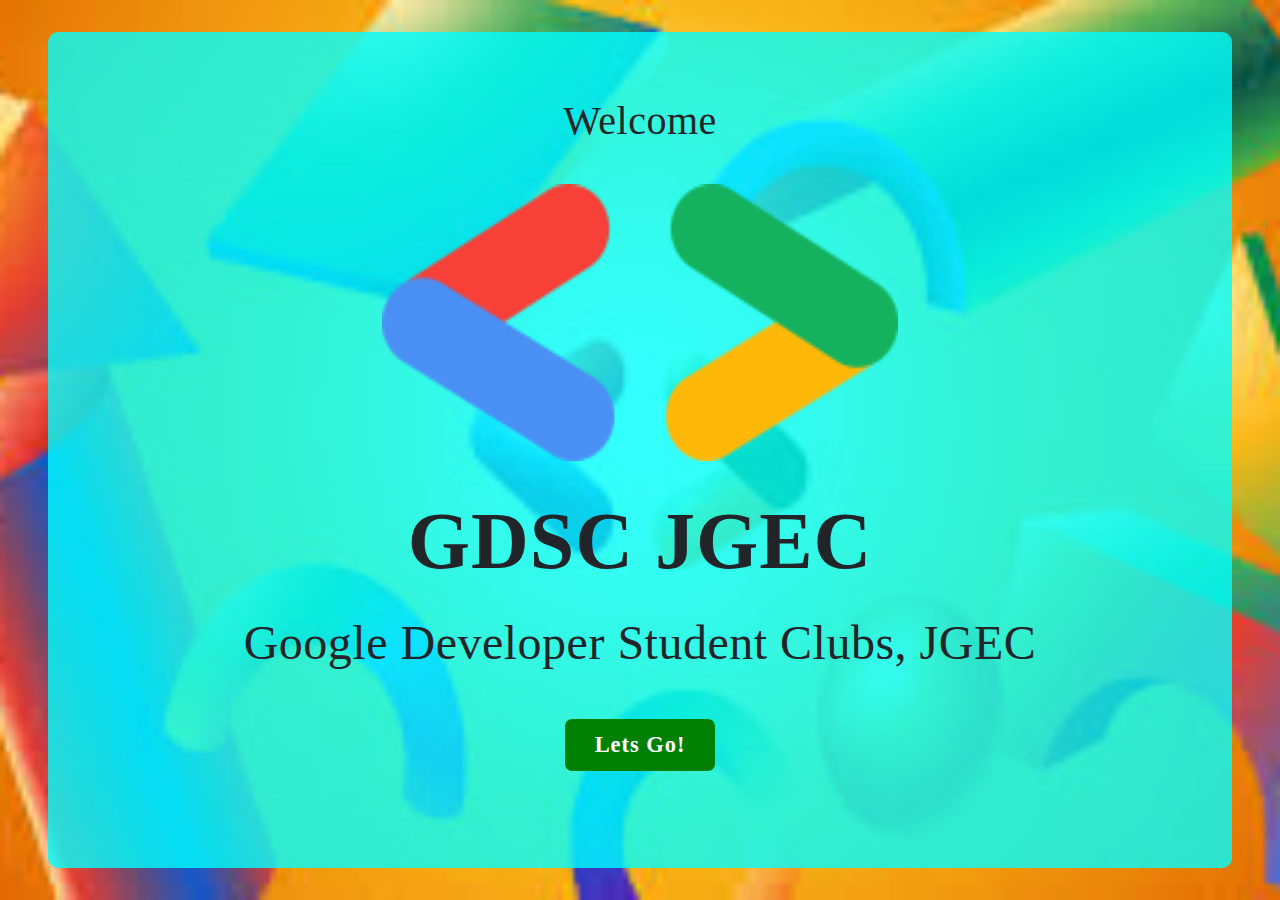
<file: index.html>
<!DOCTYPE html>
<html lang="en">

<head>
    <meta charset="UTF-8">
    <meta name="viewport" content="width=device-width, initial-scale=1.0">
    <title>GDSC JGEC</title>
    <link rel="shortcut icon" href="gdsc_img.png" type="image/x-icon">
    <!-- External CSS -->
    <link rel="stylesheet" href="https://cdn.jsdelivr.net/npm/bootstrap@5.3.1/dist/css/bootstrap.min.css">

    <!-- Main CSS -->
    <link rel="stylesheet" href="styles.css">
</head>

<body>
    
    <section id="banner">
        <div class="banner loaded">
            <h4 class="welcm">Welcome</h4>

            <img class="gdscimg" src="gdsc_img.png" alt="GDSC img" srcset="">
            <h1 class="hd">
                <span>GDSC JGEC</span>
                <div class="info"></div>
            </h1>
            <h2 class="description">
                <span>Google Developer Student Clubs, JGEC</span>
                <div class="info"></div>
            </h2>
            <a class="bttn" href="main.html">Lets Go!</a>
        </div>
    </section>
</body>

</html>
</file>
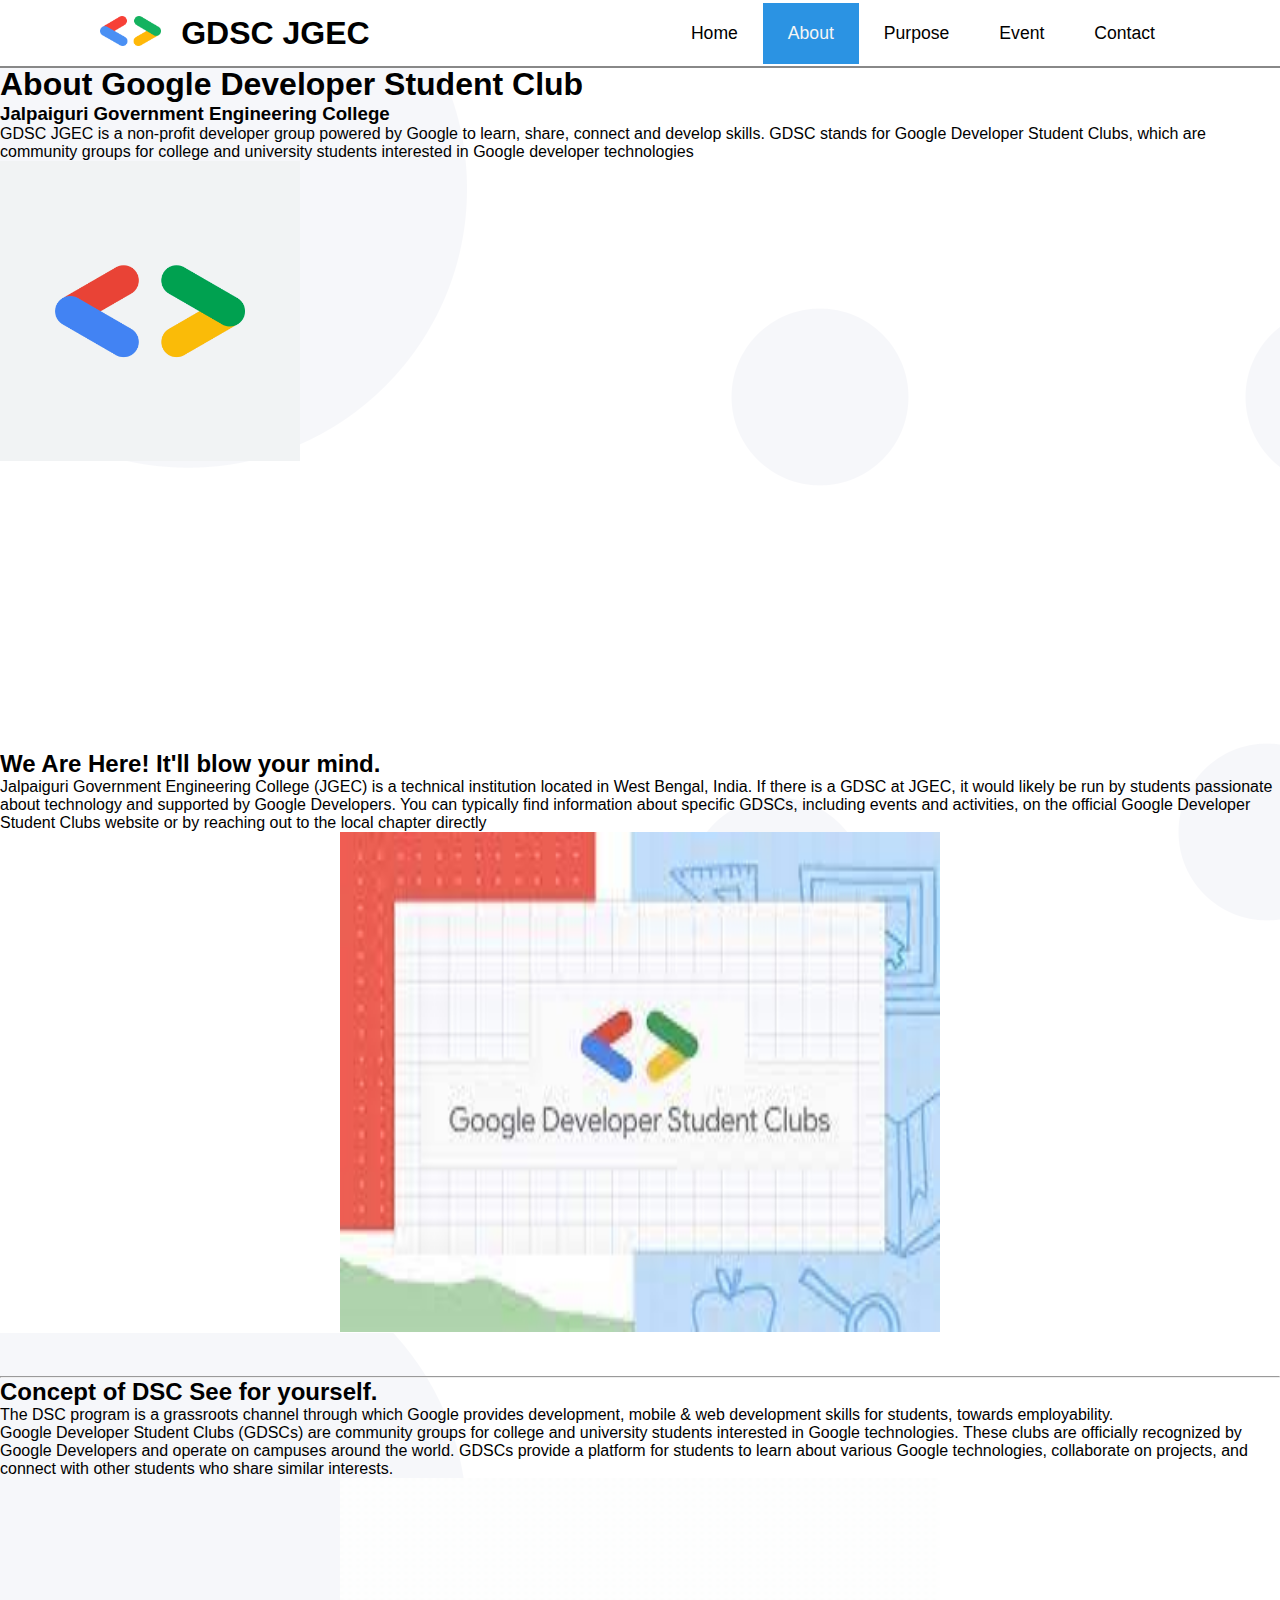
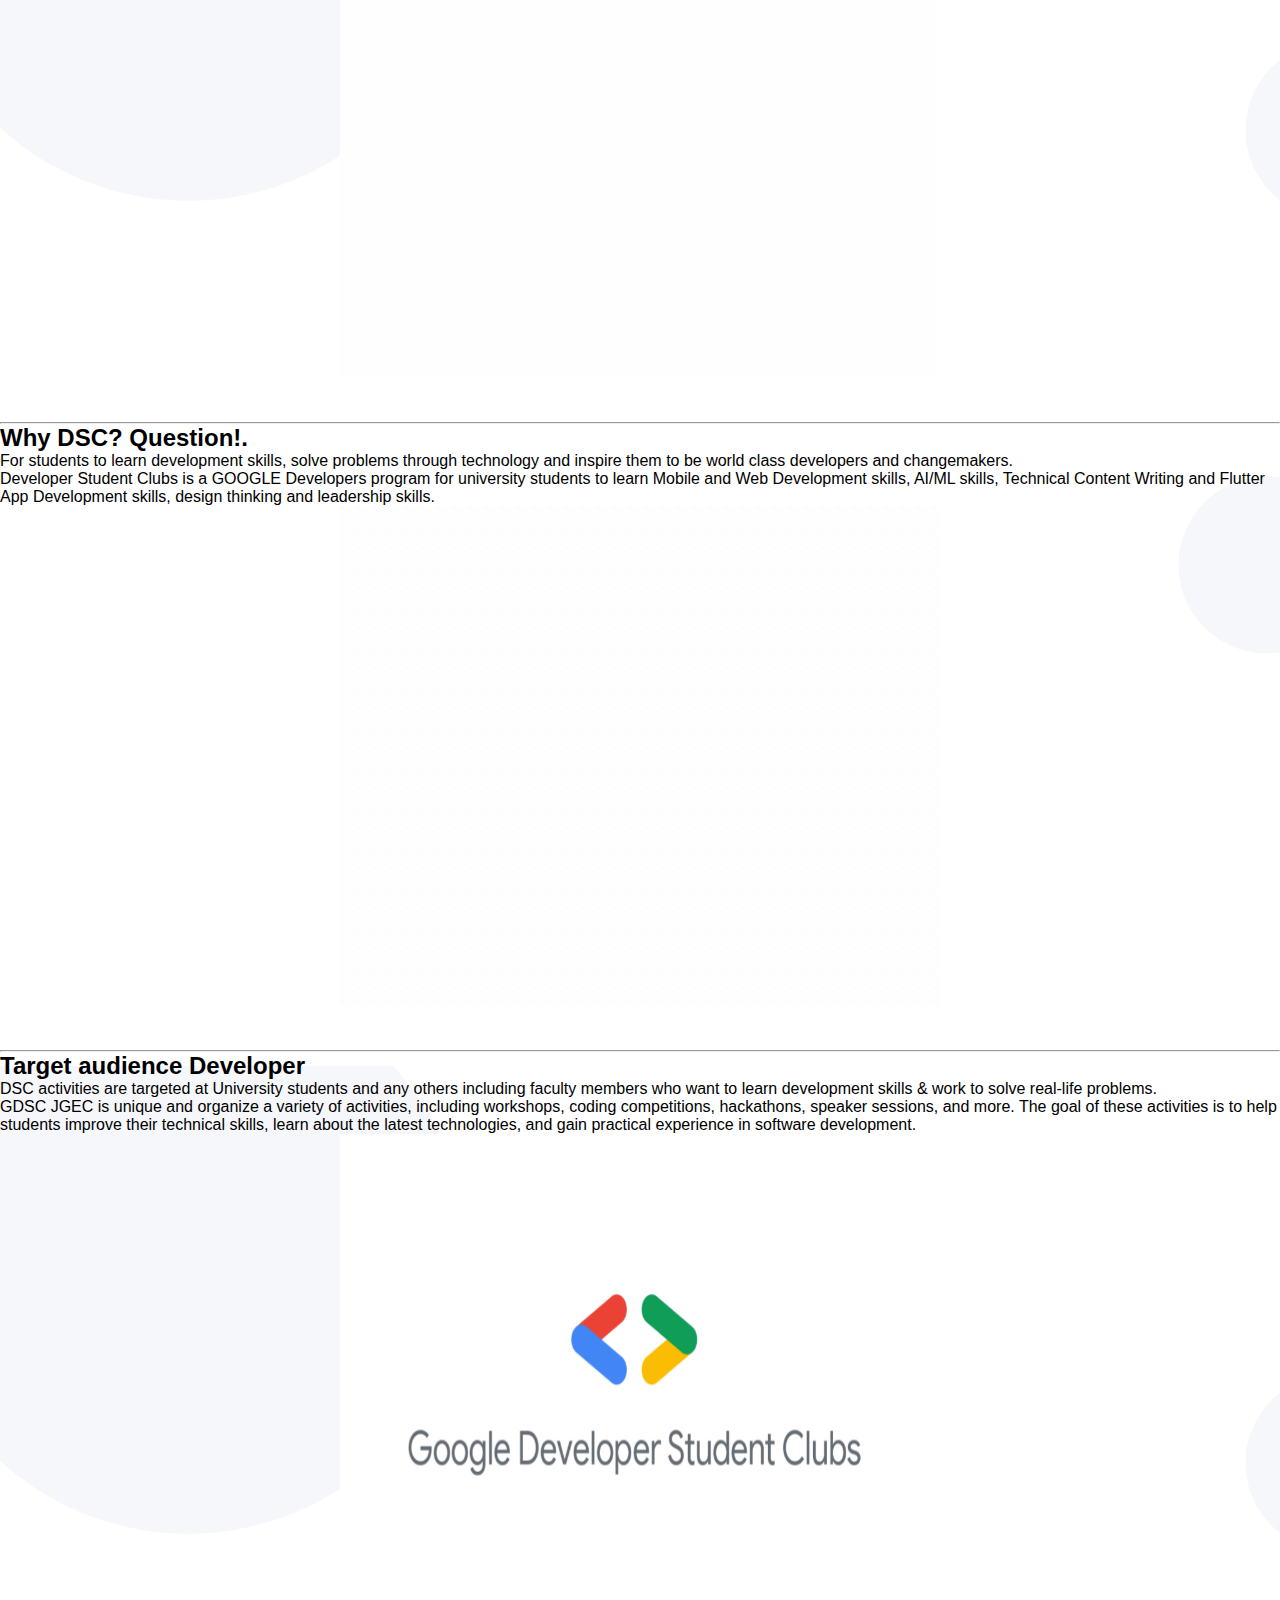
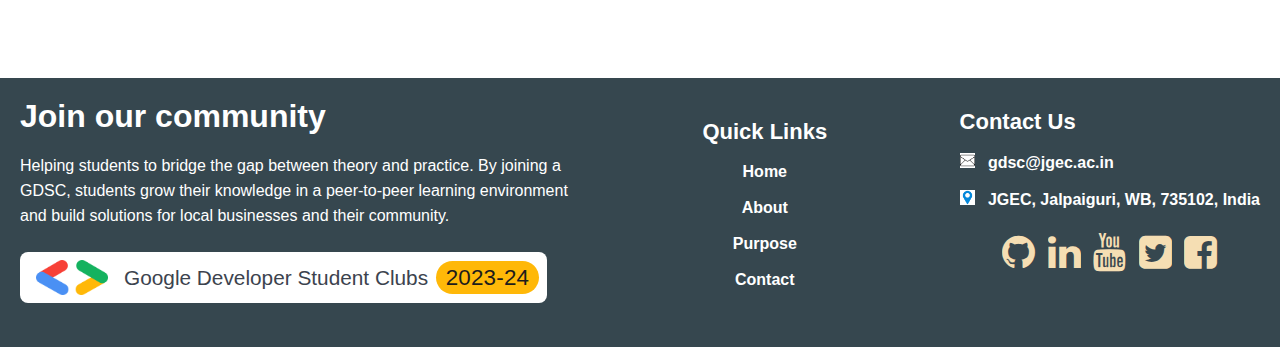
<file: About.html>
<!DOCTYPE html>
<html lang="en">

<head>
  <meta charset="UTF-8">
  <meta name="viewport" content="width=device-width, initial-scale=1.0">
  <link rel="shortcut icon" href="gdsc_img.png" type="image/x-icon">
  <link href="https://cdn.jsdelivr.net/npm/bootstrap@5.0.2/dist/css/bootstrap.min.css" rel="stylesheet"
    integrity="sha384-EVSTQN3/azprG1Anm3QDgpJLIm9Nao0Yz1ztcQTwFspd3yD65VohhpuuCOmLASjC" crossorigin="anonymous">
  <link rel="stylesheet" href="About.css">
  <link rel="stylesheet" href="main.css">

  <title>Purpose | GDSC JGEC</title>
</head>

<body>
  <header>
    <div class="lgosection">
      <a href="#" class="logo"> <img src="gdsc_img.png" alt="gdimg"></a>
      <a href="#" class="gd"><span>GDSC JGEC</span></a>
    </div>
    <div class="menu"></div>
    <nav>
      <ul>
        <li><a href="main.html">Home</a></li>
        <li class="unique"><a href="About.html">About</a></li>
        <li><a href="purpose.html">Purpose</a></li>
        <li><a href="event.html">Event</a></li>
        <li><a href="contact.html">Contact</a></li>
      </ul>
    </nav>
  </header>
  <script src="main.js"></script>

<div style="min-height: 100vh;">
  <div class="px-4 pt-5 my-5 text-center border-bottom">
    <h1 class="display-6 fw-bold text-body-emphasis">About Google Developer Student Club</h1>
    <h3 class="display-7 fw-bold text-body-emphasis">Jalpaiguri Government Engineering College</h3>
    <div class="col-lg-6 mx-auto">
      <p class="lead mb-4 para">GDSC JGEC is a non-profit developer group powered by Google to learn, share, connect and
        develop skills. GDSC stands for Google Developer Student Clubs, which are community groups for college and
        university students interested in Google developer technologies</p>

    </div>
    <div class="overflow-hidden" style="max-height: 30vh;">
      <div class="container px-5">
        <img src="GDG-Bevy-ChapterThumbnail.webp" class="img-fluid border rounded-3 shadow-lg mb-4" alt="Example image"
          width="300" height="" loading="lazy">
      </div>
    </div>

  </div>


  
    <div class="px-4 pt-5 my-3 mb-5 text-center">
      <div class="container-fluid text-center d-flex justify-content-center align-items-center" >
      
        <iframe  style="text-align: center; align-items: center;" class="d-block w-10" width="560"  height="315" src="https://www.youtube.com/embed/9mTnqgmkp6M" title="YouTube video player" frameborder="0" allow="accelerometer; autoplay; clipboard-write; encrypted-media; gyroscope; picture-in-picture; web-share" allowfullscreen></iframe>
    
  </div>
  </div>

 




  <!-- Marketing messaging and featurettes
  ================================================== -->
  <!-- Wrap the rest of the page in another container to center all the content. -->

  <div class="container marketing">

    <!-- Three columns of text below the carousel -->



    <!-- START THE FEATURETTES -->



    <div class="row featurette">
      <div class="col-md-7">
        <h2 class="featurette-heading">We Are Here! <span class="text-muted">It'll blow your mind.</span>
        </h2>
        <p class="lead">Jalpaiguri Government Engineering College (JGEC) is a technical institution located in West Bengal, India. If there is a GDSC at JGEC, it would likely be run by students passionate about technology and supported by Google Developers. You can typically find information about specific GDSCs, including events and activities, on the official Google Developer Student Clubs website or by reaching out to the local chapter directly</p>
      </div>
      <div class="col-md-5">
        <img class="featurette-image img-fluid mx-auto" data-src="holder.js/500x500/auto" alt="500x500"
          style="width: 600px; height: 500px;" src="gdscsideimg.jpeg" data-holder-rendered="true">
      </div>
    </div>

    <hr class="featurette-divider">

    <div class="row featurette">
      <div class="col-md-7 order-md-2">
        <h2 class="featurette-heading">Concept of DSC <span class="text-muted">See for yourself.</span></h2>
        <p class="lead">The DSC program is a grassroots channel through which Google provides development, mobile & web development skills for students, towards employability.</p>
        <p class="lead">Google Developer Student Clubs (GDSCs) are community groups for college and university students interested in Google technologies. These clubs are officially recognized by Google Developers and operate on campuses around the world. GDSCs provide a platform for students to learn about various Google technologies, collaborate on projects, and connect with other students who share similar interests.</p>
      </div>
      <div class="col-md-5 order-md-1">
        <img class="featurette-image img-fluid mx-auto" data-src="holder.js/500x500/auto" alt="500x500"
          style="width: 600px; height: 500px;" src=" google.gif" data-holder-rendered="true">
      </div>
    </div>

    <hr class="featurette-divider">

    <div class="row featurette">
      <div class="col-md-7">
        <h2 class="featurette-heading">Why DSC? <span class="text-muted">Question!.</span></h2>
        <p class="lead">For students to learn development skills, solve problems through technology and inspire them to be world class developers and changemakers.</p>
        <p class="lead">Developer Student Clubs is a GOOGLE Developers program for university students to learn Mobile and Web Development skills, AI/ML skills, Technical Content Writing and Flutter App Development skills, design thinking and leadership skills.</p>
      </div>
      <div class="col-md-5">
        <img class="featurette-image img-fluid mx-auto" data-src="holder.js/500x500/auto" alt="500x500"
          style="width: 600px; height: 500px;" src="google2.gif" data-holder-rendered="true">
      </div>
    </div>

    <hr class="featurette-divider">

   
    <div class="row featurette">
      <div class="col-md-7 order-md-2">
        <h2 class="featurette-heading">Target audience <span class="text-muted">Developer</span></h2>
        <p class="lead">DSC activities are targeted at University students and any others including faculty members who want to learn development skills & work to solve real-life problems.</p>
        <p class="lead">GDSC JGEC is unique and organize a variety of activities, including workshops, coding competitions, hackathons, speaker sessions, and more. The goal of these activities is to help students improve their technical skills, learn about the latest technologies, and gain practical experience in software development.</p>
      </div>
      <div class="col-md-5 order-md-1">
        <img class="featurette-image img-fluid mx-auto" data-src="holder.js/500x500/auto" alt="500x500"
          style="width: 600px; height: 500px;" src="gdsc-social-share.png" data-holder-rendered="true">
      </div>
    </div>

    <!-- /END THE FEATURETTES -->

  </div><!-- /.container -->








  <script src="https://code.jquery.com/jquery-3.2.1.slim.min.js"
    integrity="sha384-KJ3o2DKtIkvYIK3UENzmM7KCkRr/rE9/Qpg6aAZGJwFDMVNA/GpGFF93hXpG5KkN"
    crossorigin="anonymous"></script>
</div>
</body>














<footer>
  <div class="additional">
    <h1>Join our community</h1>
    <div></div>
    <br>
    <p>Helping students to bridge the gap between theory and practice. By joining a GDSC, students grow their
      knowledge in a peer-to-peer learning environment and build solutions for local businesses and their
      community. </p>
    <div class="f-ele1">

      <img src="gdsc_img.png" alt="gdsc_img">
      <p>Google Developer Student Clubs</p>
      <span class="btny">2023-24</span>
    </div>
  </div>
  <div class="f-ele2">

    <ul>
      <span>Quick Links</span>
      <div></div>
      <a href="#">
        <li>Home</li>
      </a>
      <a href="#">
        <li>About</li>
      </a>
      <a href="#">
        <li>Purpose</li>
      </a>
      <a href="#">
        <li>Contact</li>
      </a>
    </ul>
  </div>

  <div class="f-ele3">


    <ul>
      <span>Contact Us</span><br>
      <div></div>
      <a href="#">
        <li><img class="eimg" src="email.png" alt="email"> &nbsp;&nbsp;gdsc@jgec.ac.in</li>
      </a>
      <a href="#">
        <li><img class="eimg" src="location.png" alt="email"> &nbsp;&nbsp;JGEC, Jalpaiguri, WB, 735102,
          India</li>
      </a>

    </ul>

    <section id="lab_social_icon_footer" style="padding-top: 1px;">
      <!-- Include Font Awesome Stylesheet in Header -->
      <link href="//maxcdn.bootstrapcdn.com/font-awesome/4.1.0/css/font-awesome.min.css" rel="stylesheet">
      <div class="container1">
        <div class="text-center center-block">
          <a href="#"><i id="social-em" class="fa fa-brands fa-github fa-3x social"></i></a>
          <a href="#"><i id="social-fb" class="fa fa-brands fa-linkedin fa-3x social"></i></a>
          <a href="#"><i id="social-yt" class=" fa fa-brands fa-youtube fa-3x social"></i></a>
          <a href="#"><i id="social-tw" class="fa fa-twitter-square fa-3x social"></i></a>
          <a href="#"><i id="social-fb" class="fa fa-facebook-square fa-3x social"></i></a>
        </div>
      </div>
    </section>
  </div>

</footer>

</html>
</file>
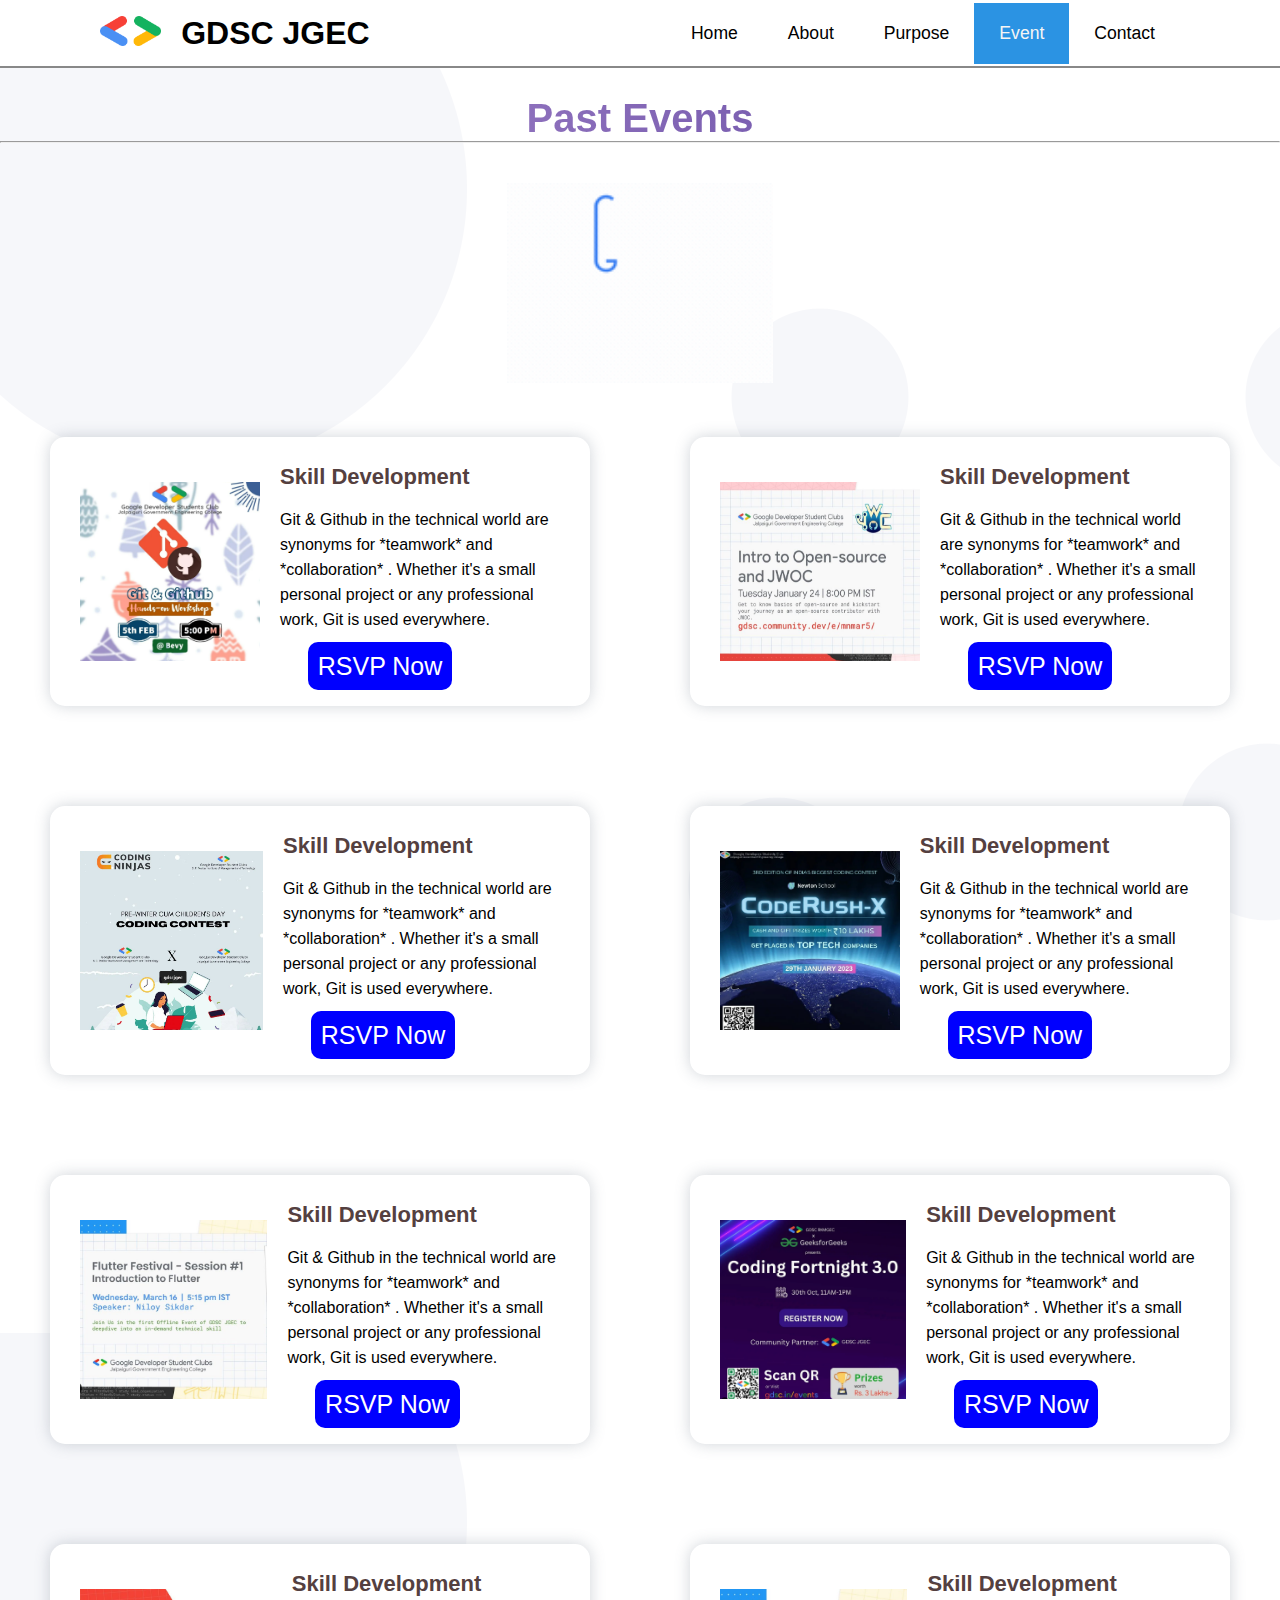
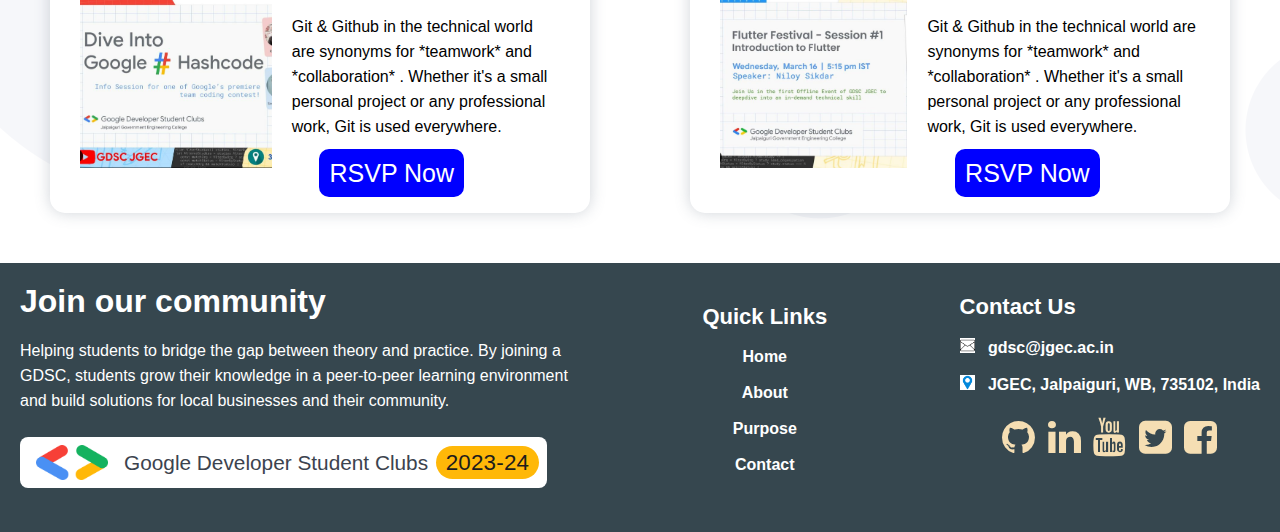
<file: event.html>
<!DOCTYPE html>
<html lang="en">

<head>
    <meta charset="UTF-8">
    <meta name="viewport" content="width=device-width, initial-scale=1.0">
    <title>Event | GDSC JGEC</title>
    <link href="https://cdn.jsdelivr.net/npm/bootstrap@5.3.1/dist/css/bootstrap.min.css" rel="stylesheet"
        integrity="sha384-4bw+/aepP/YC94hEpVNVgiZdgIC5+VKNBQNGCHeKRQN+PtmoHDEXuppvnDJzQIu9" crossorigin="anonymous">
    <!-- <link href="//maxcdn.bootstrapcdn.com/bootstrap/4.1.1/css/bootstrap.min.css" rel="stylesheet" id="bootstrap-css"> -->

    <link rel="stylesheet" href="main.css">
    <link rel="stylesheet" href="event.css">
    <link rel="shortcut icon" href="gdsc_img.png" type="image/x-icon">
</head>

<body>
    <header>
        <div class="lgosection">
            <a href="#" class="logo"> <img src="gdsc_img.png" alt="gdimg"></a>
            <a href="#" class="gd"><span>GDSC JGEC</span></a>
        </div>
        <div class="menu"></div>
        <nav>
            <ul>
                <li><a href="main.html">Home</a></li>
                <li><a href="About.html">About</a></li>
                <li><a href="purpose.html">Purpose</a></li>
                <li class="unique"><a href="event.html">Event</a></li>
                <li><a href="contact.html">Contact</a></li>
            </ul>
        </nav>
    </header>
    <script src="main.js"></script>



    <div style="min-height: 100vh;">

        <div class="eventsection">
            <div class="headiing">
                <p class="ttl">Past Events</p>
                <div class="container marketing">
                    <hr class="featurette-divider">
                </div>

            </div>
            <div class="container">
                <div>
                    <img style="height: 200px;" src="google3.gif" alt="google">
                </div>
            <div class="cardx">
                <div class="mcardx">
                <img src="event1.PNG" alt="farocke">
                <div class="rside">
                <p class="hding">Skill Development</p>
                <p class="txt">Git & Github in the technical world are synonyms for *teamwork* and *collaboration* . Whether it's a small personal project or any professional work, Git is used everywhere.  </p>

                <div class="rsvp">
                    <a href="#" class="clck">RSVP Now</a>
                    </div>
                </div>
              
                </div>

                <div class="mcardx">
                
                    <img src="event2.PNG" alt="farocke">
                    <div class="rside">
                    <p class="hding">Skill Development</p>
                    <p class="txt">Git & Github in the technical world are synonyms for *teamwork* and *collaboration* . Whether it's a small personal project or any professional work, Git is used everywhere.  </p>

                    <div class="rsvp">
                        <a href="#" class="clck">RSVP Now</a>
                        </div>
                    </div>
                </div>

                
                <div class="mcardx">
                
                    <img src="event4.PNG" alt="farocke">
                    <div class="rside">
                    <p class="hding">Skill Development</p>
                    <p class="txt">Git & Github in the technical world are synonyms for *teamwork* and *collaboration* . Whether it's a small personal project or any professional work, Git is used everywhere.  </p>

                    <div class="rsvp">
                        <a href="#" class="clck">RSVP Now</a>
                        </div>
                    </div>
                </div>


                <div class="mcardx">
                
                    <img src="event3.PNG" alt="farocke">
                    <div class="rside">
                    <p class="hding">Skill Development</p>
                    <p class="txt">Git & Github in the technical world are synonyms for *teamwork* and *collaboration* . Whether it's a small personal project or any professional work, Git is used everywhere.  </p>

                    <div class="rsvp">
                        <a href="#" class="clck">RSVP Now</a>
                        </div>
                    </div>
                </div>

                  
                <div class="mcardx">
                
                    <img src="event6.PNG" alt="farocke">
                    <div class="rside">
                    <p class="hding">Skill Development</p>
                    <p class="txt">Git & Github in the technical world are synonyms for *teamwork* and *collaboration* . Whether it's a small personal project or any professional work, Git is used everywhere.  </p>

                    <div class="rsvp">
                        <a href="#" class="clck">RSVP Now</a>
                        </div>
                    </div>
                </div>

                <div class="mcardx">
                
                    <img src="event5.PNG" alt="farocke">
                    <div class="rside">
                    <p class="hding">Skill Development</p>
                    <p class="txt">Git & Github in the technical world are synonyms for *teamwork* and *collaboration* . Whether it's a small personal project or any professional work, Git is used everywhere.  </p>

                    <div class="rsvp">
                        <a href="#" class="clck">RSVP Now</a>
                        </div>
                    </div>
                </div>


                <div class="mcardx">
                
                    <img src="event8.PNG" alt="farocke">
                    <div class="rside">
                    <p class="hding">Skill Development</p>
                    <p class="txt">Git & Github in the technical world are synonyms for *teamwork* and *collaboration* . Whether it's a small personal project or any professional work, Git is used everywhere.  </p>

                    <div class="rsvp">
                        <a href="#" class="clck">RSVP Now</a>
                        </div>
                    </div>
                </div>


                <div class="mcardx">
                
                    <img src="event6.PNG" alt="farocke">
                    <div class="rside">
                    <p class="hding">Skill Development</p>
                    <p class="txt">Git & Github in the technical world are synonyms for *teamwork* and *collaboration* . Whether it's a small personal project or any professional work, Git is used everywhere.  </p>

                    <div class="rsvp">
                        <a href="#" class="clck">RSVP Now</a>
                        </div>
                    </div>
                </div>




            </div>
          
             </div>

        </div>


    </div>















    <script src="https://code.jquery.com/jquery-3.2.1.slim.min.js"
        integrity="sha384-KJ3o2DKtIkvYIK3UENzmM7KCkRr/rE9/Qpg6aAZGJwFDMVNA/GpGFF93hXpG5KkN"
        crossorigin="anonymous"></script>

</body>













<footer>
    <div class="additional">
        <h1>Join our community</h1>
        <div></div>
        <br>
        <p>Helping students to bridge the gap between theory and practice. By joining a GDSC, students grow their
            knowledge in a peer-to-peer learning environment and build solutions for local businesses and their
            community. </p>
        <div class="f-ele1">

            <img src="gdsc_img.png" alt="gdsc_img">
            <p>Google Developer Student Clubs</p>
            <span class="btny">2023-24</span>
        </div>
    </div>
    <div class="f-ele2">

        <ul>
            <span>Quick Links</span>
            <div></div>
            <a href="#">
                <li>Home</li>
            </a>
            <a href="#">
                <li>About</li>
            </a>
            <a href="#">
                <li>Purpose</li>
            </a>
            <a href="#">
                <li>Contact</li>
            </a>
        </ul>
    </div>

    <div class="f-ele3">


        <ul>
            <span>Contact Us</span><br>
            <div></div>
            <a href="#">
                <li><img class="eimg" src="email.png" alt="email"> &nbsp;&nbsp;gdsc@jgec.ac.in</li>
            </a>
            <a href="#">
                <li><img class="eimg" src="location.png" alt="email"> &nbsp;&nbsp;JGEC, Jalpaiguri, WB, 735102,
                    India</li>
            </a>

        </ul>

        <section id="lab_social_icon_footer" style="padding-top: 1px;">
            <!-- Include Font Awesome Stylesheet in Header -->
            <link href="//maxcdn.bootstrapcdn.com/font-awesome/4.1.0/css/font-awesome.min.css" rel="stylesheet">
            <div class="container1">
                <div class="text-center center-block">
                    <a href="#"><i id="social-em" class="fa fa-brands fa-github fa-3x social"></i></a>
                    <a href="#"><i id="social-fb" class="fa fa-brands fa-linkedin fa-3x social"></i></a>
                    <a href="#"><i id="social-yt" class=" fa fa-brands fa-youtube fa-3x social"></i></a>
                    <a href="#"><i id="social-tw" class="fa fa-twitter-square fa-3x social"></i></a>
                    <a href="#"><i id="social-fb" class="fa fa-facebook-square fa-3x social"></i></a>
                </div>
            </div>
        </section>
    </div>

</footer>

</html>
</file>
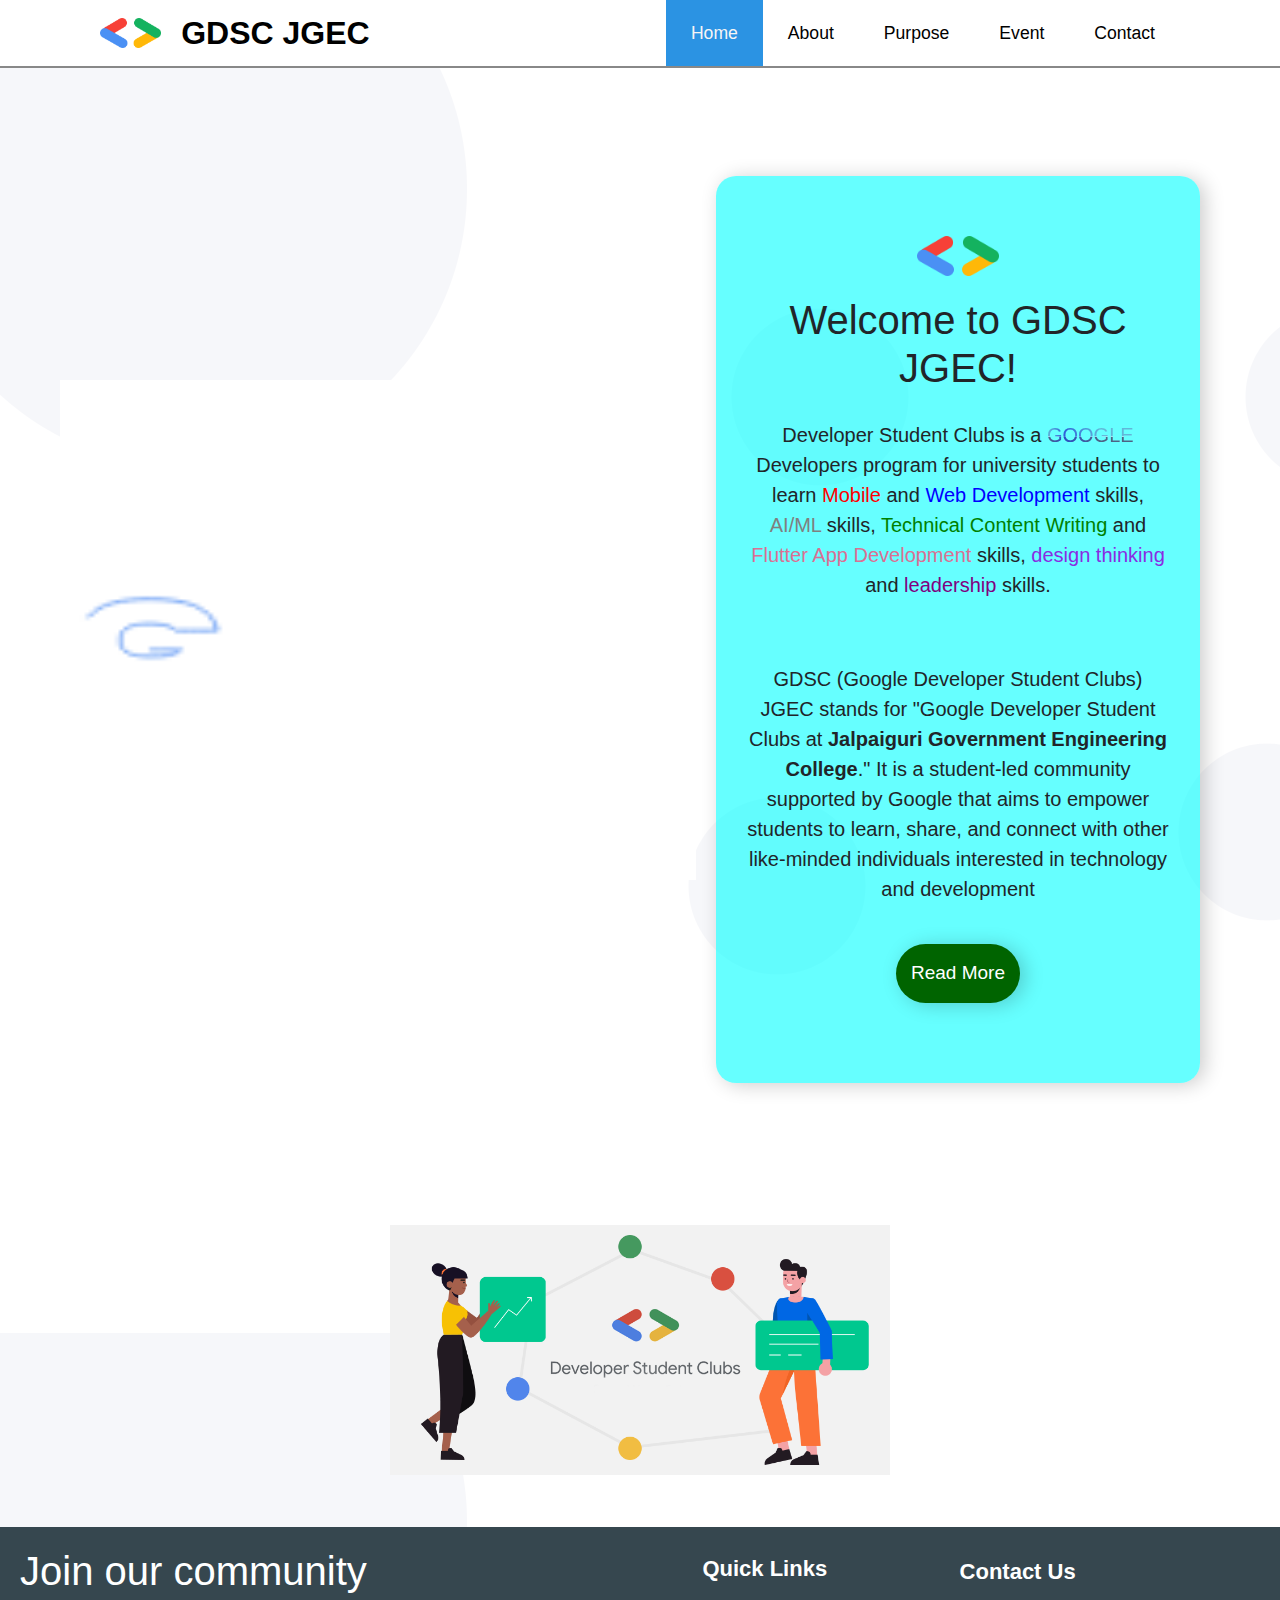
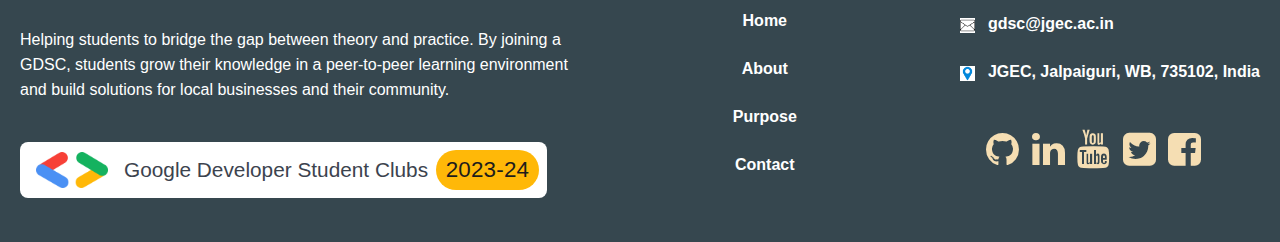
<file: main.html>
<!DOCTYPE html>
<html lang="en">

<head>
    <meta charset="UTF-8">
    <meta name="viewport" content="width=device-width, initial-scale=1.0">
    <title>Home | GDSC JGEC</title>
    <link rel="shortcut icon" href="gdsc_img.png" type="image/x-icon">
    <!-- External css -->
    <link rel="stylesheet" href="https://cdn.jsdelivr.net/npm/bootstrap@5.3.1/dist/css/bootstrap.min.css">
    <link rel="stylesheet" href="main.css">
</head>

<body style="background-color: rgba(0, 255, 255,0.001);">
    <header>
        <div class="lgosection">
            <a href="#" class="logo"> <img src="gdsc_img.png" alt="gdimg"></a>
            <a href="#" class="gd"><span>GDSC JGEC</span></a>
        </div>
        <div class="menu"></div>
        <nav>
            <ul>
                <li class="unique"><a href="main.html">Home</a></li>
                <li><a href="About.html">About</a></li>
                <li><a href="purpose.html">Purpose</a></li>
                <li><a href="event.html">Event</a></li>
                <li><a href="contact.html">Contact</a></li>
            </ul>
        </nav>
    </header>
    <script src="main.js"></script>


    <div class="mcontainer">
        <div class="limg ">
            <!---->
            <img src="Animation - 1691222198073.gif" alt="">

        </div>
        <div class="rimg vertical-shake">

            <img src="gdsc_img.png" alt="">
            <h1> Welcome to GDSC JGEC!</h1>


            <p> Developer Student Clubs is a

                <span class="clr">GOOGLE</span>
                Developers program for university students to learn <span class="mobile">Mobile</span> and <span
                    class="webd">Web Development</span> skills, <span class="aiml">AI/ML</span> skills, <span
                    class="tcw">Technical Content Writing</span> and <span class="fltr">Flutter App Development</span>
                skills, <span class="dt">design thinking</span> and <span class="ld">leadership</span> skills.
            </p>

            <br>
            <p class="paragraph">
                <span> GDSC (Google Developer Student Clubs) JGEC stands for "Google Developer
                    Student Clubs at
                    <strong>Jalpaiguri Government Engineering College</strong></span>." It is a student-led community
                supported
                by
                Google that aims to empower students to learn, share, and connect with other like-minded individuals
                interested in technology and development</span>
            </p>

             <a href="#" class="read-more">Read More</a>

        </div>
    </div>




    <div class="gif" style="display: flex; justify-content: center; margin: 20px 0 20px 0; padding: 2em;">
        <!-- <img  src="Animation - 1691222198073.gif" alt=""> -->
        <img style=" width: 500px; min-width: 200px;min-height: 200px;" src="landingimg.png" alt="">
    </div>
</body>
<footer>
    <div class="additional">
        <h1>Join our community</h1>
        <div></div>
        <br>
        <p>Helping students to bridge the gap between theory and practice. By joining a GDSC, students grow their
            knowledge in a peer-to-peer learning environment and build solutions for local businesses and their
            community. </p>
        <div class="f-ele1">

            <img src="gdsc_img.png" alt="gdsc_img">
            <p>Google Developer Student Clubs</p>
            <span class="btny">2023-24</span>
            
        </div>
    </div>
    <div class="f-ele2">

        <ul>
            <span>Quick Links</span>
            <div></div>
            <a href="#">
                <li>Home</li>
            </a>
            <a href="#">
                <li>About</li>
            </a>
            <a href="#">
                <li>Purpose</li>
            </a>
            <a href="#">
                <li>Contact</li>
            </a>
        </ul>
    </div>

    <div class="f-ele3">


        <ul>
            <span>Contact Us</span><br>
            <div></div>
            <a href="#">
                <li><img class="eimg" src="email.png" alt="email"> &nbsp;&nbsp;gdsc@jgec.ac.in</li>
            </a>
            <a href="#">
                <li><img class="eimg" src="location.png" alt="email"> &nbsp;&nbsp;JGEC, Jalpaiguri, WB, 735102,
                    India</li>
            </a>

        </ul>

        <section id="lab_social_icon_footer" style="padding-top: 1px;">
            <!-- Include Font Awesome Stylesheet in Header -->
            <link href="//maxcdn.bootstrapcdn.com/font-awesome/4.1.0/css/font-awesome.min.css" rel="stylesheet">
            <div class="container">
                <div class="text-center center-block">
                    <a href="#"><i id="social-em" class="fa fa-brands fa-github fa-3x social"></i></a>
                    <a href="#"><i id="social-fb"  class="fa fa-brands fa-linkedin fa-3x social"></i></a>
                    <a href="#"><i id="social-yt" class=" fa fa-brands fa-youtube fa-3x social"></i></a>
                    <a href="#"><i id="social-tw" class="fa fa-twitter-square fa-3x social"></i></a>
                    <a href="#"><i id="social-fb" class="fa fa-facebook-square fa-3x social"></i></a>
                </div>
            </div>
        </section>
    </div>

</footer>

</html>
</file>
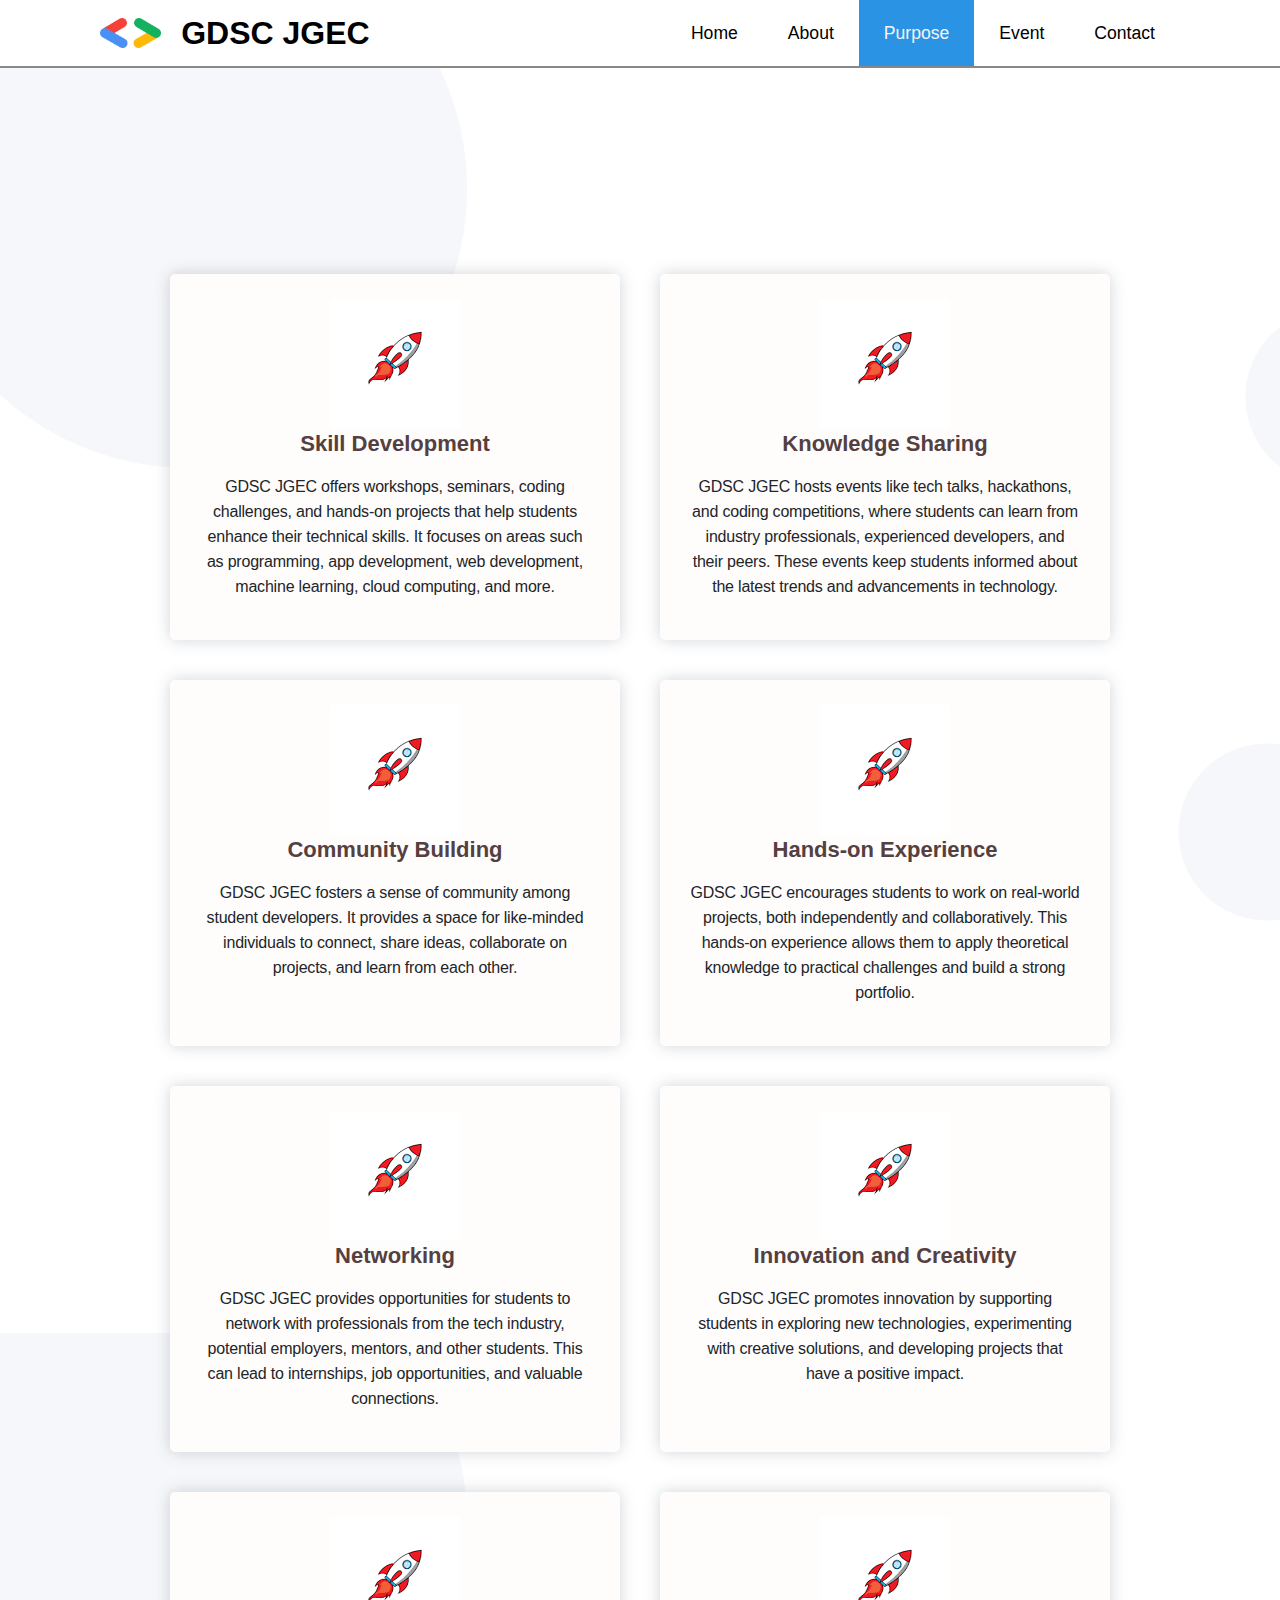
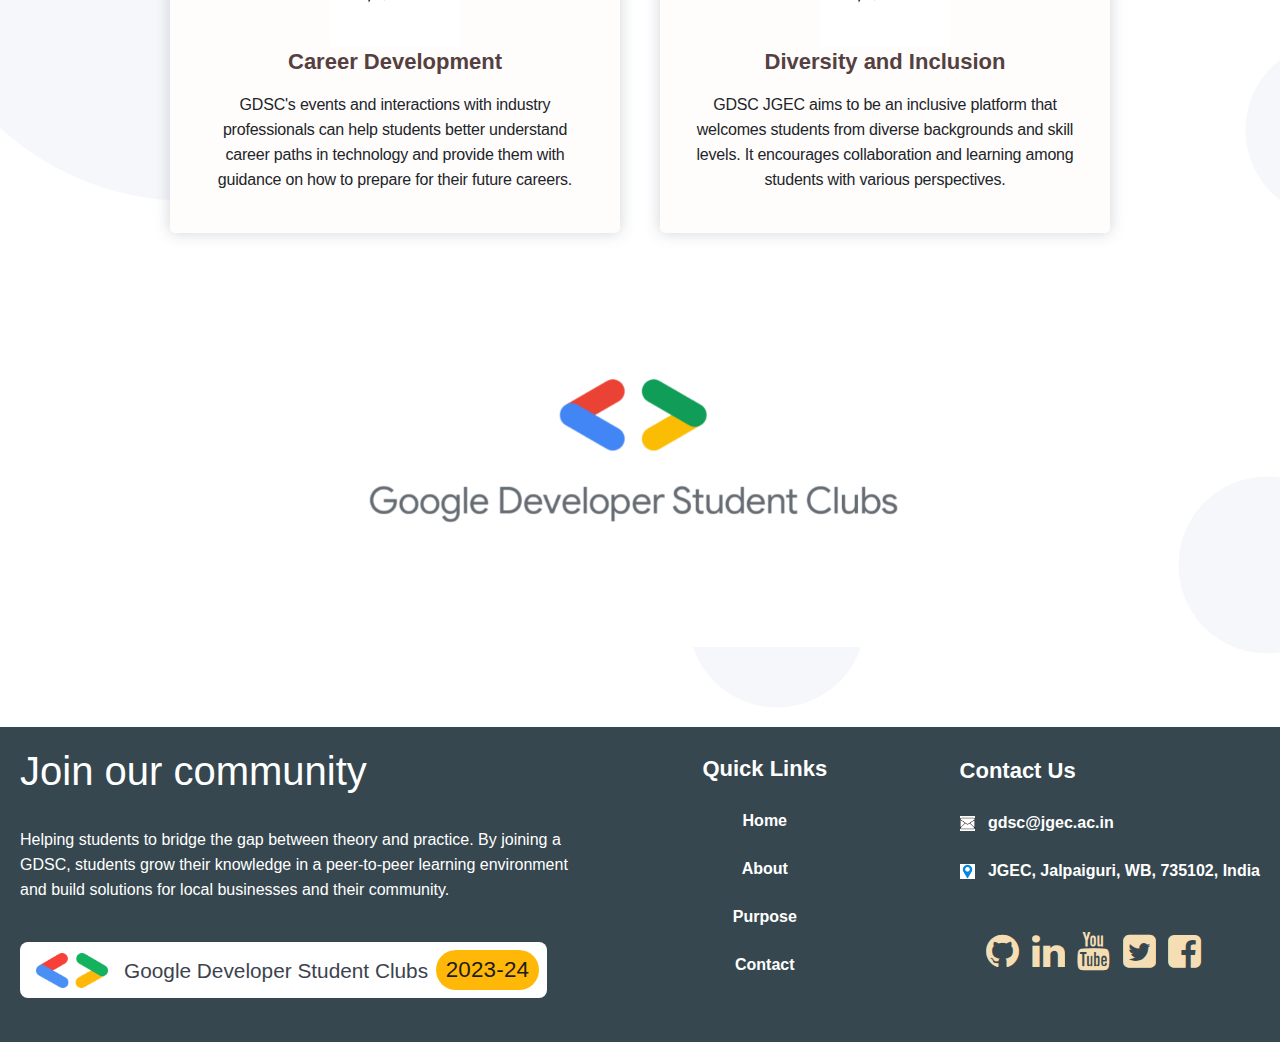
<file: purpose.html>
<!DOCTYPE html>
<html lang="en">

<head>
    <meta charset="UTF-8">
    <meta name="viewport" content="width=device-width, initial-scale=1.0">
    <link rel="stylesheet" href="https://cdn.jsdelivr.net/npm/bootstrap@5.3.1/dist/css/bootstrap.min.css">
    <link rel="stylesheet" href="purpose.css">
    <link rel="shortcut icon" href="gdsc_img.png" type="image/x-icon"> 
    <link rel="stylesheet" href="main.css">

   
    <title>Purpose | GDSC JGEC</title>
    
</head>

<body>
    <header>
        <div class="lgosection">
            <a href="#" class="logo"> <img src="gdsc_img.png" alt="gdimg"></a>
            <a href="#" class="gd"><span>GDSC JGEC</span></a>
        </div>
        <div class="menu"></div>
        <nav>
            <ul>
                <li><a href="main.html">Home</a></li>
                <li><a href="About.html">About</a></li>
                <li class="unique"><a href="purpose.html">Purpose</a></li>
                <li><a href="event.html">Event</a></li>
                <li><a href="contact.html">Contact</a></li>
            </ul>
        </nav>
    </header>
    <script src="main.js"></script>




<div style="min-height: 100vh;">
    <div class="aboutsection">
        <!-- <h2 class="heading">The purpose of <span class="auto_typed"> GDSC,&nbsp;</span>JGEC</h2> -->

        <div class="htitle">
            <h1>The Purpose of GDSC, JGEC</h1>
           
            <!-- <a target="_blank" href="http://codepen.io/Moslim/" class="white-mode">OTHER PENS</a> -->
           </div>

        <section>
            <div class="crd"><img src="farocket.png" alt="farocke">
                <p class="title">Skill Development</p>
                <p class="text">GDSC JGEC offers workshops, seminars, coding challenges, and hands-on projects that help students enhance their technical skills. It focuses on areas such as programming, app development, web development, machine learning, cloud computing, and more. </p>
            </div>
            <div class="crd"><img src="farocket.png" alt="farocke">
                <p class="title">Knowledge Sharing</p>
                <p class="text">GDSC JGEC hosts events like tech talks, hackathons, and coding competitions, where students can learn from industry professionals, experienced developers, and their peers. These events keep students informed about the latest trends and advancements in technology. </p>
            </div>
            <div class="crd"><img src="farocket.png" alt="farocke">
                <p class="title">Community Building</p>
                <p class="text">GDSC JGEC fosters a sense of community among student developers. It provides a space for like-minded individuals to connect, share ideas, collaborate on projects, and learn from each other. </p>
            </div>

            <div class="crd"><img src="farocket.png" alt="farocke">
                <p class="title">Hands-on Experience</p>
                <p class="text">GDSC JGEC encourages students to work on real-world projects, both independently and collaboratively. This hands-on experience allows them to apply theoretical knowledge to practical challenges and build a strong portfolio.</p>
            </div>

            <div class="crd"><img src="farocket.png" alt="farocke">
                <p class="title">Networking</p>
                <p class="text">GDSC JGEC provides opportunities for students to network with professionals from the tech industry, potential employers, mentors, and other students. This can lead to internships, job opportunities, and valuable connections.</p>
            </div>
            

            <div class="crd"><img src="farocket.png" alt="farocke">
                <p class="title">Innovation and Creativity</p>
                <p class="text">GDSC JGEC promotes innovation by supporting students in exploring new technologies, experimenting with creative solutions, and developing projects that have a positive impact.</p>
            </div>

            
            <div class="crd"><img src="farocket.png" alt="farocke">
                <p class="title">Career Development</p>
                <p class="text">GDSC's events and interactions with industry professionals can help students better understand career paths in technology and provide them with guidance on how to prepare for their future careers.</p>
            </div>

            <div class="crd"><img src="farocket.png" alt="farocke">
                <p class="title">Diversity and Inclusion</p>
                <p class="text">GDSC JGEC aims to be an inclusive platform that welcomes students from diverse backgrounds and skill levels. It encourages collaboration and learning among students with various perspectives.</p>
            </div>



        </section>





        <div class="footimg">
            <img src="gdsc-social-share.png" alt="gdsc">
        </div>
    </div>


       <!-- <script src="https://unpkg.com/typed.js@2.0.16/dist/typed.umd.js"></script>
    <script>
   var typed = new Typed('.auto_typed', {
      strings: ["Google Developer Student Club,"],
      typeSpeed: 150,
      backSpeed: 250,
      loop : true
    })
    </script> -->

  </div>  
</body>
<footer>
    <div class="additional">
        <h1>Join our community</h1>
        <div></div>
        <br>
        <p>Helping students to bridge the gap between theory and practice. By joining a GDSC, students grow their
            knowledge in a peer-to-peer learning environment and build solutions for local businesses and their
            community. </p>
        <div class="f-ele1">

            <img src="gdsc_img.png" alt="gdsc_img">
            <p>Google Developer Student Clubs</p>
            <span class="btny">2023-24</span>
            
        </div>
    </div>
    <div class="f-ele2">

        <ul>
            <span>Quick Links</span>
            <div></div>
            <a href="#">
                <li>Home</li>
            </a>
            <a href="#">
                <li>About</li>
            </a>
            <a href="#">
                <li>Purpose</li>
            </a>
            <a href="#">
                <li>Contact</li>
            </a>
        </ul>
    </div>

    <div class="f-ele3">


        <ul style=" margin-bottom: -0.7rem;">
            <span>Contact Us</span><br>
            <div></div>
            <a href="#">
                <li><img class="eimg" src="email.png" alt="email"> &nbsp;&nbsp;gdsc@jgec.ac.in</li>
            </a>
            <a href="#">
                <li><img class="eimg" src="location.png" alt="email"> &nbsp;&nbsp;JGEC, Jalpaiguri, WB, 735102,
                    India</li>
            </a>

        </ul>

        <section id="lab_social_icon_footer" style="padding-top: 1px;">
            <!-- Include Font Awesome Stylesheet in Header -->
            <link href="//maxcdn.bootstrapcdn.com/font-awesome/4.1.0/css/font-awesome.min.css" rel="stylesheet">
            <div class="container">
                <div class="text-center center-block">
                    <a href="#"><i id="social-em" class="fa fa-brands fa-github fa-3x social"></i></a>
                    <a href="#"><i id="social-fb"  class="fa fa-brands fa-linkedin fa-3x social"></i></a>
                    <a href="#"><i id="social-yt" class=" fa fa-brands fa-youtube fa-3x social"></i></a>
                    <a href="#"><i id="social-tw" class="fa fa-twitter-square fa-3x social"></i></a>
                    <a href="#"><i id="social-fb" class="fa fa-facebook-square fa-3x social"></i></a>
                    
                </div>
            </div>
        </section>
    </div>

</footer>
</html>
</file>
<file: styles.css>
* {
    margin: 0;
    padding: 0;
    box-sizing: border-box;
    scroll-behavior: smooth;
}
body{
    min-height: 100vh;
   
    font-family: var(--mainfont);
}


#banner {
    position: relative;
    padding: 2rem;
    width: 100%;
    height: 100vh;
    background: url(GDSC\ background\ img.png) fixed no-repeat 50% 50% / cover;
    display: flex;
    justify-content: center;
    align-items: center;
}

.banner {

    /* border: 2px solid black; */
    position: relative;
    margin: 1em;
    padding: 1em;
    display: flex;
    justify-content: center;
    align-items: center;
    flex-direction: column;
    width: 100%;
    height: 100%;
    background-color: aqua;
    background: rgb(0, 255, 255, 0.8);
    border-radius: 10px;
    z-index: 1;
}

section#banner div.banner h4 {
    margin: 0.5rem auto;
    font-size: 2.5em;
    font-weight: 500;
    font-family: var(--primaryfont_serif);
    color: var(--lightblack);
    letter-spacing: 0.5px;
    text-align: center;

    transition: all 0.6s cubic-bezier(0.34, 1.56, 0.61, 0.97);
}

.gdscimg {
    display: flex;
    padding: 1%;
    margin: 20px;
    width: 540px;
    height: 300px;
    transition: all 0.6s cubic-bezier(0.34, 1.56, 0.61, 0.97);
}

.hd {
    text-align: center;
    font-size: 5em;
    letter-spacing: 1px;
    font-weight: 600;
    transition: all 0.6s cubic-bezier(0.34, 1.56, 0.61, 0.97);
}

.description {
    text-align: center;
    font-size: 3em;
    letter-spacing: 0.5px;
    margin-top: 17px;
    font-weight: 500;
    transition: all 0.6s cubic-bezier(0.34, 1.56, 0.61, 0.97);
}
.bttn{
    margin: 40px;
    padding: 9px 30px 9px;
    background-color: green;
    color: white;
    text-align: center;
    font-size: 1.4em;
    font-weight: 550;
    border-radius: 7px;
    letter-spacing: 1px;
    text-decoration: none;
    transition: all 0.6s cubic-bezier(0.34, 1.56, 0.61, 0.97);
}
@media(max-width:1100px) {
    .gdscimg {
        display: flex;
        padding: 1%;
        margin: 20px;
        width: 400px;
        height: 200px;
        transition: all 0.6s cubic-bezier(0.34, 1.56, 0.61, 0.97);
    }

    .hd {
        text-align: center;
        font-size: 4em;
        transition: all 0.6s cubic-bezier(0.34, 1.56, 0.61, 0.97);
    }

    .description {
        text-align: center;
        font-size: 2.5em;
        letter-spacing: 0.5px;
        margin-top: 17px;
        font-weight: 500;
        transition: all 0.6s cubic-bezier(0.34, 1.56, 0.61, 0.97);
    }
}

@media (max-width:823px) {
    .description {
        display: flex;
        text-align: center;
        font-size: 2em;
        letter-spacing: 0.5px;
        margin-top: 17px;
        font-weight: 500;
        transition: all 0.6s cubic-bezier(0.34, 1.56, 0.61, 0.97);
    }
}

@media(max-width:699px) {
    .hd {
        text-align: center;
        font-size: 3em;
        transition: all 0.6s cubic-bezier(0.34, 1.56, 0.61, 0.97);
    }

    .gdscimg {
        display: flex;
        padding: 1%;
        margin: 20px;
        width: 260px;
        height: 160px;
        transition: all 0.6s cubic-bezier(0.34, 1.56, 0.61, 0.97);
    }

    .description {
        display: flex;
        text-align: center;
        font-size: 1.5em;
        letter-spacing: 0.5px;
        margin-top: 17px;
        font-weight: 500;
        transition: all 0.6s cubic-bezier(0.34, 1.56, 0.61, 0.97);
    }

    section#banner div.banner h4 {
        margin: 0.5rem auto;
        font-size: 1.6em;
        font-weight: 500;
        font-family: var(--primaryfont_serif);
        color: var(--lightblack);
        letter-spacing: 0.5px;
        text-align: center;

        transition: all 0.6s cubic-bezier(0.34, 1.56, 0.61, 0.97);
    }
}

@media(max-width:569px) {
    .hd {
        font-size: 2em;
        transition: all 0.6s cubic-bezier(0.34, 1.56, 0.61, 0.97);
    }

    section#banner div.banner h4 {
        font-size: 1.5em;
        transition: all 0.6s cubic-bezier(0.34, 1.56, 0.61, 0.97);
    }

    .gdscimg {
        display: flex;
        padding: 1%;
        margin: 20px;
        width: 200px;
        height: 100px;
        transition: all 0.6s cubic-bezier(0.34, 1.56, 0.61, 0.97);
    }

    .description {
        display: flex;
        text-align: center;
        font-size: 1.4em;
        letter-spacing: 0.5px;
        margin-top: 17px;
        font-weight: 500;
        transition: all 0.6s cubic-bezier(0.34, 1.56, 0.61, 0.97);
    }
    .bttn{
        margin: 40px;
        padding: 9px 30px 9px;
        background-color: green;
        color: white;
        text-align: center;
        font-size: 1em;
        font-weight: 550;
        border-radius: 7px;
        letter-spacing: 1px;
        text-decoration: none;
        transition: all 0.6s cubic-bezier(0.34, 1.56, 0.61, 0.97);
    }
}

@media(max-width:519px) {
    .description {
        display: flex;
        text-align: center;
        font-size: 1.4em;
        letter-spacing: 0.5px;
        margin-top: 17px;
        font-weight: 500;
        transition: all 0.6s cubic-bezier(0.34, 1.56, 0.61, 0.97);
    }
}

@media (max-width:393px) {
    .hd {
        font-size: 2.4em;
        transition: all 0.6s cubic-bezier(0.34, 1.56, 0.61, 0.97);
    }

    section#banner div.banner h4 {
        font-size: 1.7em;
        transition: all 0.6s cubic-bezier(0.34, 1.56, 0.61, 0.97);
    }

    .gdscimg {
        display: flex;
        padding: 1%;
        margin: 20px;
        width: 200px;
        height: 100px;
        transition: all 0.6s cubic-bezier(0.34, 1.56, 0.61, 0.97);
    }

    .description {
        display: flex;
        text-align: center;
        font-size: 1.3em;
        letter-spacing: 0.5px;
        margin-top: 17px;
        font-weight: 500;
        transition: all 0.6s cubic-bezier(0.34, 1.56, 0.61, 0.97);
    }
}
</file>
<file: About.css>
* {
    margin: 0;
    padding: 0;
    box-sizing: border-box;
    scroll-behavior: smooth;
}

body {

    min-height: 100vh;
    height: 100vh;
    font-family: Arial, Helvetica, sans-serif;
    object-fit: scale-down;
}

.maincontainer {
   
    width: 90%;
    align-content: center;
    margin: 0 auto;
    padding: 10px 30px;
    margin-bottom: 100px;
    display: flex;
    flex-direction: column;
    justify-content: space-around;
}

.row {
    display: flex;
    justify-content: center;
    align-items: center;
    flex-wrap: wrap;
    margin-bottom: 40px;
}

.about-img {
    flex: 1;
    overflow: hidden;
    margin-right: 40px;
    text-align: center;
}

.about-content {
    flex: 1;
}

.about-img img {
    max-width: 100%;
    height: 400px;

    display: block;
    transition: 0.5s ease;
}

.about-img:hover img {
    transform: scale(1.2);
}

.about-content h2 {
    margin-bottom: 23px;
    color: #333;

}

.about-content p {
    font-size: 18px;
    line-height: 1.5;
    color: #666;
}

.about-content .read-more {
    display: inline-block;
    padding: 10px 20px;
    color: #fff;
    font-size: 19px;
    background: #4caf50;
    text-decoration: none;
    border-radius: 25px;
    margin-top: 15px;
    transition: 0.3s ease;
}

.about-content .read-more:hover {
    background: #3e3e41;
}
/* .video{
    display: flex;
   flex-wrap: wrap;
   justify-content: center;
   align-items: center;
} */

@media(max-width: 1160px) {
    .maincontainer {
        padding: 0px;
        
    }

    .even {
        padding: 20px;
        flex-direction: column;
    }
    .odd {
        padding: 20px;
        flex-direction: column-reverse;
    }
    .about-img {
        margin-right: 0px;
        margin-bottom: 20px;
    }

    .about-content p {
        padding: 0px;
        font-size: 16px;
    }

    .about-content .read-more {
        font-size: 16px;
    }
}
</file>
<file: main.css>
/* Universal selecter */
* {
    padding: 0;
    margin: 0;
    box-sizing: border-box;
    scroll-behavior: smooth;
}

body {
    min-height: 100vh;
    height: 100vh;
    font-family: Arial, Helvetica, sans-serif;
    background: url(bg_shape.png);
}

header {
    /* position: absolute; */
    width: 100%;
    min-height: 66px;
    background: white;
    padding: 0 100px;
    display: flex;
    justify-content: space-between;
    align-items: center;
    box-shadow: 0 2px #888888;
}

header .lgosection {
    display: flex;
    gap: 20px;
    justify-content: space-between;
    align-items: center;

}

header .gd {
    text-decoration: none;
    font-size: 2em;
    font-weight: 600;
    color: black;
}

header .logo img {
    text-decoration: none;
    height: 30px;
}

header ul {
    position: relative;

}

header ul li {
    list-style-type: none;
    float: left;
}

header ul li a {

    font-size: 1.1em;
    padding: 20px 25px;
    text-decoration: none;
    display: flex;
    justify-content: space-between;
    color: black;
}

header nav ul .unique a {
    background: #2b93e3;
    color: whitesmoke;
}

header ul li a:hover {
    background: #2b93e3;
    color: whitesmoke;
}

.vertical-shake {
    animation: vertical-shaking 2.9s infinite;
}

@keyframes vertical-shaking {
    0% {
        transform: translateY(0)
    }

    25% {
        transform: translateY(7px)
    }

    50% {
        transform: translateY(-7px)
    }

    75% {
        transform: translateY(7px)
    }

    100% {
        transform: translateY(0)
    }
}

.mcontainer {
    display: flex;
    margin: 50px 60px;
    justify-content: center;
    align-items: center;
    flex-wrap: wrap;

}

.limg {
    flex: 0.6;

}

.limg>img {
    height: 500px;
    width: 900px;
    max-width: 100%;
    min-width: 300px;
}


.rimg {
    min-width: 320px;
    margin: 60px 20px;
    margin-top: 60px;
    display: flex;
    flex: 0.4;
    text-align: center;
    flex-direction: column;
    justify-content: center;
    align-items: center;
    padding: 60px 30px;
    box-shadow: 5px 2px 20px rgb(0 0 0 / 20%);
    border-radius: 20px;
    background: rgba(0, 255, 255,0.6);;
}
.read-more{
    text-decoration: none;
    color: white;
    border-radius: 50px;
    background:darkgreen ;
    padding: 15px;
    margin: 20px;
    font-size: 19px;
    box-shadow: 5px 2px 20px rgb(0 0 0 / 20%);
}
.read-more:hover{
    background: #1d1c1c;
   transform: translateY(2px);
}

/* .rimg .card{
    display: flex;
    justify-content: center;
    align-items: center;
    padding: 20px;
    
} */
.rimg img {
    height: 40px;
    width: 81.633px;
    margin-bottom: 20px;
}

.rimg p {
    line-height: 30px;
    margin: 20px 0;
    font-size: 20px;
}

.clr {
    /* make our h1 tag larger */
    font-family: sans-serif;
    /* choosing our font */
    background: linear-gradient(to right, rgba(255, 215, 255, 0) 0%, rgba(32, 75, 219, 0.8) 20%, rgba(255, 255, 255, 0) 61%), linear-gradient(rgb(97, 183, 217) 52%, rgb(224, 246, 255) 60%, rgb(78, 99, 132) 61%);
    /* you can change the colors based on your preference */
    background-clip: text;
    /*it defines how far the background should extend within an element, here we set it to text */
    -webkit-background-clip: text;
    /*for browsers compatibility */
    -webkit-text-fill-color: transparent;
    /* specifies the fill color of text characters. We use transparent to use the background as our text fill  */
    animation: wave 2000ms ease alternate infinite;
    transition: all 0.4s ease;
}

@keyframes wave {
    0% {
        background-position: 0 0;
    }

    100% {
        background-position: 50vw 10px;
    }
}


.webd {
    color: blue;
}

.mobile {
    color: red;
}

.tcw {
    color: green;
}

.aiml {
    color: gray
}

.fltr {
    color: palevioletred;
}

.dt {
    color: blueviolet;
}

.ld {
    color: purple;
}



/* Footer */


footer {
    display: flex;
    justify-content: space-between;
    align-items: center;
    padding: 20px;
    color: white;
    background: #36474f;
}

.additional {
    display: flex;
    flex-direction: column;
    flex-wrap: wrap;
    max-width: 550px;
}

footer .f-ele1 {

    margin: 1.5rem 0;
    padding: 0.5rem;
    background: #fff;;
    border-radius: 8px;
    width: fit-content;
    display: flex;
    justify-content: flex-start;
    align-items: center;
    text-decoration: none;

}

.f-ele1 p {
    margin: auto 0.5rem;
    font-size: 1.3em;
    font-weight: 500;
   
    color: #3c434e;;
    text-align: left;
}

footer .f-ele1 img {
    margin: auto 0.5rem;
    width: 4.5rem;
    height: auto;
}

footer .f-ele1 span {
    padding: 0.2rem 0.6rem;
    font-size: 1.4rem;
    font-weight: 500;
   
    color: #1d1c1c;
    background: #ffb808;
    text-align: center;
    letter-spacing: 0.2px;
    border-radius: 50px;
}



.f-ele2 {
    display: flex;
    flex-direction: column;
    justify-content: center;
    align-items: center;

    text-align: center;
}

.f-ele2 ul {

    font-weight: bold;
}

.f-ele2 ul span {
    font-size: 22px;
    font-weight: 600;

}

.f-ele2 ul a {
    text-decoration: none;
    color: white;
    margin: 10px;
}

.f-ele2 a li {
    list-style-type: none;
}

.f-ele3 a li {
    list-style-type: none;
}

.f-ele2 ul a li:hover {
    border-radius: 10px;
    background: white;

    color: black;
}

.f-ele3 {
    display: flex;
    flex-direction: column;
    justify-content: center;
    align-items: center;

}

.f-ele3 ul {

    font-weight: bold;
   
}

.f-ele3 ul span {
    font-size: 22px;
    font-weight: 600;

}

.f-ele3 ul a li .eimg {
    width: 15px;
    height: auto;
}

.f-ele3 ul a {
    text-decoration: none;
    color: white;
    margin: 1px;
}

.additional p {
    line-height: 25px;
}

/* Social media icon */


#lab_social_icon_footer {
    padding: 40px 0;

}

#lab_social_icon_footer a {
    color: wheat;
}

#lab_social_icon_footer .social:hover {
    -webkit-transform: scale(1.1);
    -moz-transform: scale(1.1);
    -o-transform: scale(1.1);
}

#lab_social_icon_footer .social {
    -webkit-transform: scale(0.8);
    /* Browser Variations: */

    -moz-transform: scale(0.8);
    -o-transform: scale(0.8);
    -webkit-transition-duration: 0.5s;
    -moz-transition-duration: 0.5s;
    -o-transition-duration: 0.5s;
}

/*
      Multicoloured Hover Variations
  */

#lab_social_icon_footer #social-fb:hover {
    color: #3B5998;
}

#lab_social_icon_footer #social-tw:hover {
    color: #4099FF;
}

#lab_social_icon_footer #social-gp:hover {
    color: #d34836;
}

#lab_social_icon_footer #social-em:hover {
    color: #f39c12;
}







@media (max-width:590px) {
    footer .f-ele1 span {
        font-size: 0.8em;
    }
    footer .f-ele1 p{
        font-size: 0.9em;
    }
    .btny {
        margin: 0.1em;

    }

    footer .f-ele1 img {
        width: 2em;
    }


}

@media (max-width:1095px) {
    footer {
        flex-direction: column;
    }

    .f-ele3 {
        justify-content: center;
        align-items: center;
        text-align: center;
    }
}

@media(max-width:1033px) {
    header {
        padding: 10px 20px;

    }

    header nav {
        position: absolute;
        width: 100%;
        top: 66px;
        left: 0;
        background: #445964;
        display: none;
    }

    header.active nav {
        display: initial;
    }

    header nav ul {
        padding-left: 0;
        width: 100%;
    }

    header nav ul li {

        width: 100%;
    }

    header nav ul li a {
        display: flex;
        justify-content: center;
        align-items: center;
        flex-direction: column;
        text-align: center;
        width: 100%;
        color: white;
    }

    header nav ul li a:hover {
        background: #2b93e3;
        color: whitesmoke;
    }

    header nav ul .unique a {
        background: #2b93e3;
        color: whitesmoke;
    }

    .menu {
        position: relative;

        width: 40px;
        height: 50px;
        cursor: pointer;
        display: flex;
        justify-content: center;
        align-items: center;
    }

    .menu::before {
        content: '';
        position: absolute;
        width: 100%;
        height: 3px;
        background: black;
        transform: translateY(-12px);
        box-shadow: 0 12px black;
    }

    .menu::after {
        content: '';
        position: absolute;
        width: 100%;
        height: 3px;
        background: black;
        transform: translateY(12px);
    }

    header.active .menu::before {
        transform: rotate(45deg);
        box-shadow: 0 0 #0000;
    }

    header.active .menu::after {
        transform: rotate(315deg);
    }
}

@media(max-width:440px) {
    .gd {
        display: none;
    }
}
</file>
<file: event.css>
* {
    margin: 0;
    padding: 0;
    box-sizing: border-box;
    scroll-behavior: smooth;
}

body {

    min-height: 100vh;
    height: 100vh;
    font-family: Arial, Helvetica, sans-serif;
    object-fit: scale-down;
}
.eventsection{
    text-align: center;
    margin-top: 30px;
}
.headiing{
    margin-bottom: 40px;
}
 .ttl{
    font-size: 2.5rem;
    font-weight: 600;
    background-image: linear-gradient(to left, #553c9a, #b393d3);
    color: transparent;
    background-clip: text;
    -webkit-background-clip: text;
}
.cardx{
    display: flex;
    flex-wrap: wrap;
    justify-content: center;
    align-items: center;
}
.mcardx{
    width: 540px;
    padding: 25px 30px;
    box-sizing: border-box;
    margin: 50px;
    box-shadow: 0 0 15px rgb(99 114 130 / 30%);
    border-radius: 15px;
    transition: 0.5s ease;
    cursor: pointer;
    background-color: #fff;
    align-self: normal;
    display: flex;
    justify-content: center;
    align-items: center;
    min-width: 300px;
}
.mcardx .hding{
    font-size: 22px;
    margin-bottom: 15px;
    line-height: 30px;
    font-weight: 600;
    color: #544040;
}

.mcardx img{
    width: 200px;
    height: 179px;
    margin-right: 20px;
    
}
.mcardx img:hover{
    transform: scale(1.1);
    transition: transform 0.5s;
}
.rside p{
    text-align: left;
    line-height: 25px;
}
.rsvp{
    margin-top: 20px;
    text-align: center;
    display: block;
   width: 200px;
}
.clck{
    text-decoration: none;
    color: #fff;
    font-size: 25px;
    background: blue;
    padding: 10px;
    border-radius: 10px;
    width: 500px;
}

@media(max-width:500px){
    .mcardx{
        flex-direction: column;
       
    }
  .mcardx  img{
        margin-bottom: 20px;
        margin-right: 0px;
    }
    .rside p{
        text-align: center;
        /* line-height: 25px; */
    }
}
</file>
<file: purpose.css>
* {
    padding: 0;
    margin: 0;
    box-sizing: border-box;
    scroll-behavior: smooth;
}

body{
    background: skyblue;
    background: url(bg_shape.png);
    min-height: 100vh;
    height: 100vh;
   font-family: Arial, Helvetica, sans-serif;
}
.aboutsection {

    text-align: center;
    padding: 5rem;
   
}
.htitle{
display: flex;
justify-content: center;
align-items: center;
}
 .htitle h1 {
	background-image: url(https://media.giphy.com/media/26BROrSHlmyzzHf3i/giphy.gif);
	background-size: cover;
	color: transparent;
	-moz-background-clip: text;
	-webkit-background-clip: text;
    
	/* text-transform: uppercase; */
	/* font-size: 120px; */

	margin: 15px 0;
}
/* styling my button */

.white-mode {
	text-decoration: none;
	padding: 7px 10px;
	background-color: #122;
	border-radius: 3px;
	color: #FFF;
	transition: .35s ease-in-out;
	position: absolute;
	left: 15px;
	bottom: 15px;
	font-family: "Montserrat";
}

.white-mode:hover {
	background-color: #FFF; 
 	color: #122;
}

section {
    display: flex;
    justify-content: center;
    align-items: center;
    flex-wrap: wrap;
   margin-top: 30px;
}

.crd {

    min-width: 280px;
    width: 450px;
    padding: 25px 30px;
    box-sizing: border-box;
    margin: 20px;
    box-shadow: 0 0 15px rgb(99 114 130 / 30%);
    border-radius: 5px;
    transition: 0.5s ease;
    cursor: pointer;
    background-color: #fffcfc;
    align-self: normal;
}

.crd:hover {
    transform: scale(1.1);
    transition: transform 0.5s;
}

.crd .title {
    font-size: 22px;
    margin-bottom: 15px;
    line-height: 30px;
    font-weight: 600;
    text-align: center;
    color: #544040;
}

.text {
    font-size: 16px;
    line-height: 24px;
    text-align: center;
    margin-top: 0;
    margin-bottom: 1rem;
    letter-spacing: -0.2px;
    line-height: 25px;
}
.footimg img{
    width: 100%;
    max-width: 700px;
    height: auto;
}
.heading{

    font-weight: 600;
    font-size: 2.5rem;
}
@media(max-width:344px){
    .heading{

       
        font-size: 2rem;
    }
}
</file>
